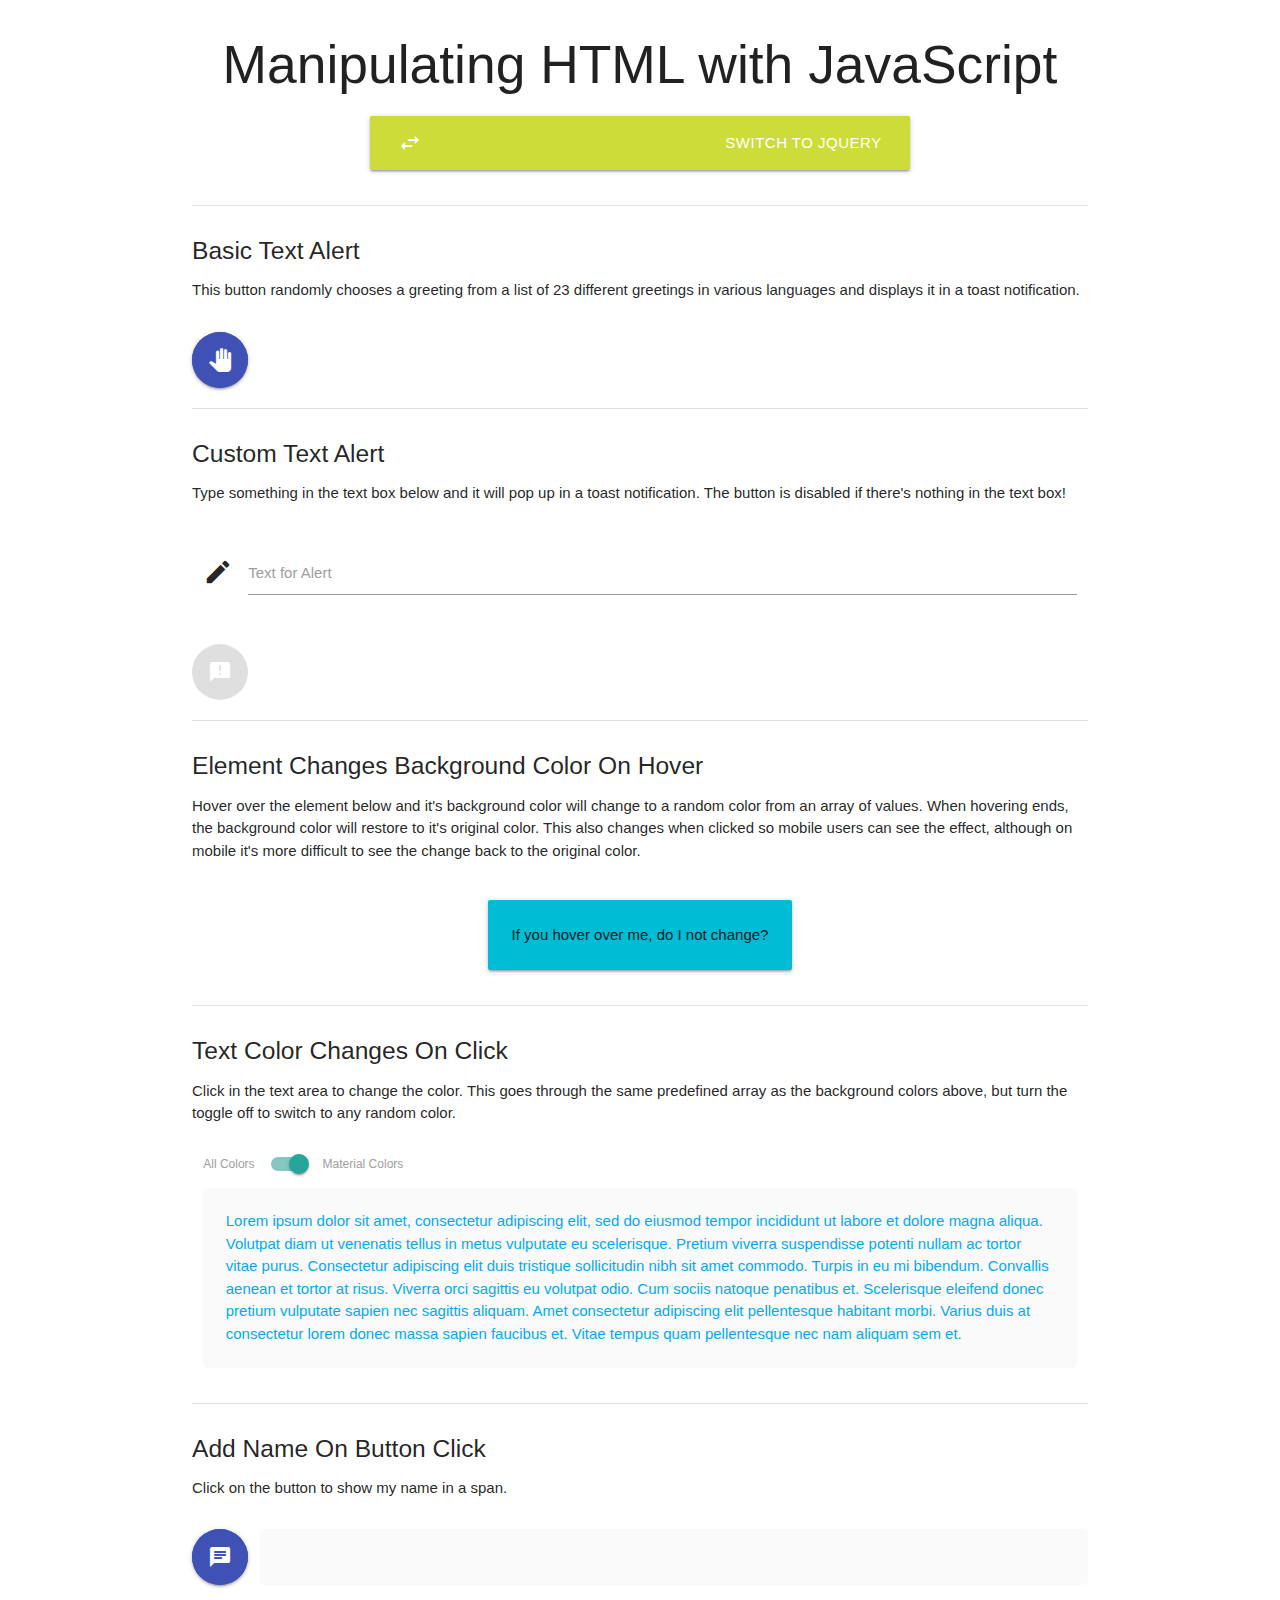
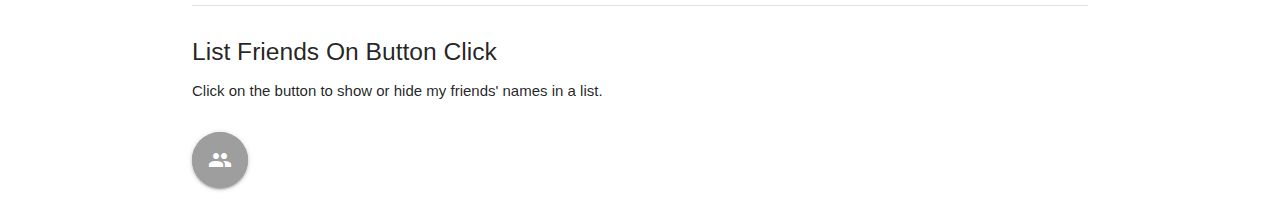
<file: DOM/index.html>
<!DOCTYPE html>
<html lang="en">
    <head>
        <meta charset="UTF-8">
        <meta name="viewport" content="width=device-width, initial-scale=1.0">
        <meta http-equiv="X-UA-Compatible" content="ie=edge">
        <title>Manipulating HTML with JavaScript</title>
        <link href="https://fonts.googleapis.com/icon?family=Material+Icons" rel="stylesheet">
        <link rel="stylesheet" href="https://cdnjs.cloudflare.com/ajax/libs/materialize/1.0.0/css/materialize.min.css">
        <link rel="stylesheet" href="../styles.css">
    </head>
    <body>
        <script src="https://cdnjs.cloudflare.com/ajax/libs/materialize/1.0.0/js/materialize.min.js"></script>
        <script src="functions.js"></script>
        <script src="../strings.js"></script>
        <script src="../app.js"></script>
    </body>
</html>
</file>
<file: styles.css>
p, a, h1, h5, i, span, li {
    /* Disable text select */
    -webkit-touch-callout: none;
    -webkit-user-select: none;
    -khtml-user-select: none;
    -moz-user-select: none;
    -ms-user-select: none;
    user-select: none;
}
</file>
